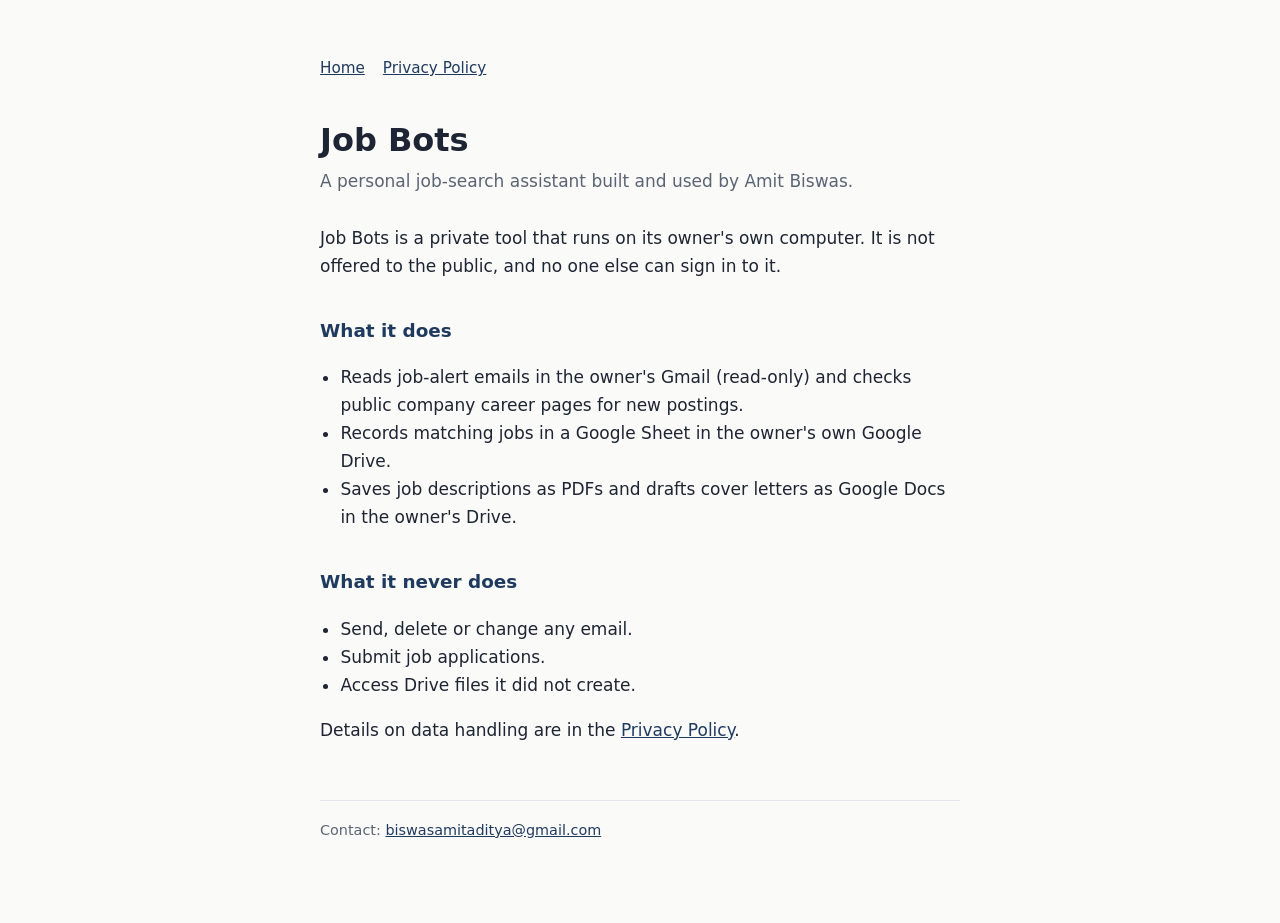
<file: index.html>
<!doctype html>
<html lang="en-CA">
<head>
<meta charset="utf-8">
<meta name="viewport" content="width=device-width,initial-scale=1">
<title>Job Bots</title>
<link rel="stylesheet" href="style.css">
</head>
<body>
<main>
<nav><a href="index.html">Home</a><a href="privacy.html">Privacy Policy</a></nav>
<h1>Job Bots</h1>
<p class="sub">A personal job-search assistant built and used by Amit Biswas.</p>

<p>Job Bots is a private tool that runs on its owner's own computer. It is not offered to the public, and no one else can sign in to it.</p>

<h2>What it does</h2>
<ul>
  <li>Reads job-alert emails in the owner's Gmail (read-only) and checks public company career pages for new postings.</li>
  <li>Records matching jobs in a Google Sheet in the owner's own Google Drive.</li>
  <li>Saves job descriptions as PDFs and drafts cover letters as Google Docs in the owner's Drive.</li>
</ul>

<h2>What it never does</h2>
<ul>
  <li>Send, delete or change any email.</li>
  <li>Submit job applications.</li>
  <li>Access Drive files it did not create.</li>
</ul>

<p>Details on data handling are in the <a href="privacy.html">Privacy Policy</a>.</p>

<footer>Contact: <a href="mailto:biswasamitaditya@gmail.com">biswasamitaditya@gmail.com</a></footer>
</main>
</body>
</html>
</file>
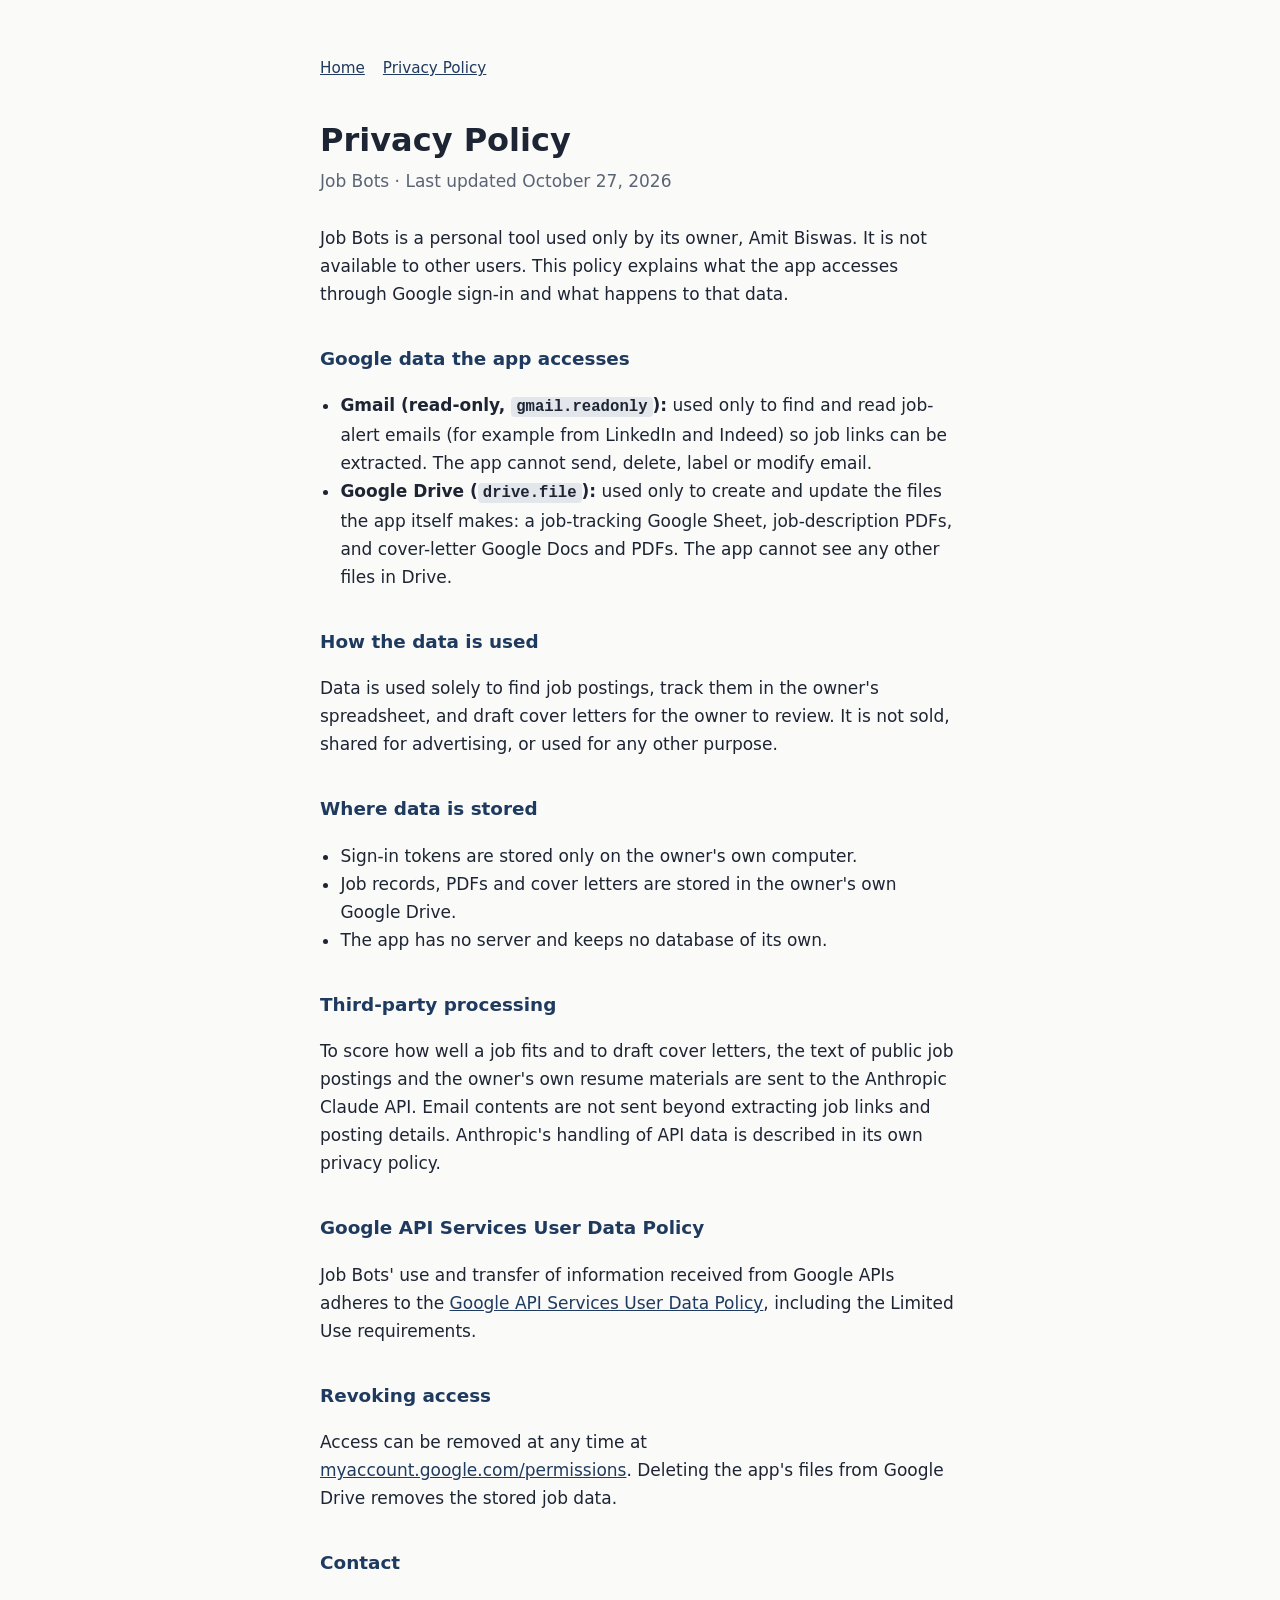
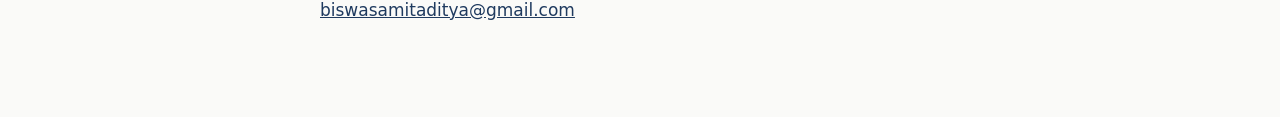
<file: privacy.html>
<!doctype html>
<html lang="en-CA">
<head>
<meta charset="utf-8">
<meta name="viewport" content="width=device-width,initial-scale=1">
<title>Job Bots Privacy</title>
<link rel="stylesheet" href="style.css">
</head>
<body>
<main>
<nav><a href="index.html">Home</a><a href="privacy.html">Privacy Policy</a></nav>
<h1>Privacy Policy</h1>
<p class="sub">Job Bots &middot; Last updated October 27, 2026</p>

<p>Job Bots is a personal tool used only by its owner, Amit Biswas. It is not available to other users. This policy explains what the app accesses through Google sign-in and what happens to that data.</p>

<h2>Google data the app accesses</h2>
<ul>
  <li><strong>Gmail (read-only, <code>gmail.readonly</code>):</strong> used only to find and read job-alert emails (for example from LinkedIn and Indeed) so job links can be extracted. The app cannot send, delete, label or modify email.</li>
  <li><strong>Google Drive (<code>drive.file</code>):</strong> used only to create and update the files the app itself makes: a job-tracking Google Sheet, job-description PDFs, and cover-letter Google Docs and PDFs. The app cannot see any other files in Drive.</li>
</ul>

<h2>How the data is used</h2>
<p>Data is used solely to find job postings, track them in the owner's spreadsheet, and draft cover letters for the owner to review. It is not sold, shared for advertising, or used for any other purpose.</p>

<h2>Where data is stored</h2>
<ul>
  <li>Sign-in tokens are stored only on the owner's own computer.</li>
  <li>Job records, PDFs and cover letters are stored in the owner's own Google Drive.</li>
  <li>The app has no server and keeps no database of its own.</li>
</ul>

<h2>Third-party processing</h2>
<p>To score how well a job fits and to draft cover letters, the text of public job postings and the owner's own resume materials are sent to the Anthropic Claude API. Email contents are not sent beyond extracting job links and posting details. Anthropic's handling of API data is described in its own privacy policy.</p>

<h2>Google API Services User Data Policy</h2>
<p>Job Bots' use and transfer of information received from Google APIs adheres to the <a href="https://developers.google.com/terms/api-services-user-data-policy">Google API Services User Data Policy</a>, including the Limited Use requirements.</p>

<h2>Revoking access</h2>
<p>Access can be removed at any time at <a href="https://myaccount.google.com/permissions">myaccount.google.com/permissions</a>. Deleting the app's files from Google Drive removes the stored job data.</p>

<h2>Contact</h2>
<p><a href="mailto:biswasamitaditya@gmail.com">biswasamitaditya@gmail.com</a></p>
</main>
</body>
</html>
</file>
<file: style.css>
:root{--bg:#fafaf8;--fg:#1d2433;--muted:#5b6475;--accent:#1f3a5f;--line:#e3e6eb}
@media (prefers-color-scheme:dark){:root{--bg:#14171c;--fg:#e8eaee;--muted:#9aa3b2;--accent:#8fb3e8;--line:#2a2f38}}
*{box-sizing:border-box}
body{margin:0;background:var(--bg);color:var(--fg);font:17px/1.65 system-ui,-apple-system,"Segoe UI",Roboto,sans-serif}
main{max-width:680px;margin:0 auto;padding:56px 20px 80px}
h1{font-size:2rem;line-height:1.2;margin:0 0 8px}
h2{font-size:1.15rem;margin:36px 0 8px;color:var(--accent)}
p,li{color:var(--fg)}
.sub{color:var(--muted);margin:0 0 28px}
a{color:var(--accent)}
ul{padding-left:1.2em}
nav{display:flex;gap:18px;margin-bottom:40px;font-size:.95rem}
footer{margin-top:56px;padding-top:18px;border-top:1px solid var(--line);color:var(--muted);font-size:.9rem}
code{font-size:.92em;background:var(--line);padding:1px 5px;border-radius:4px}
</file>
